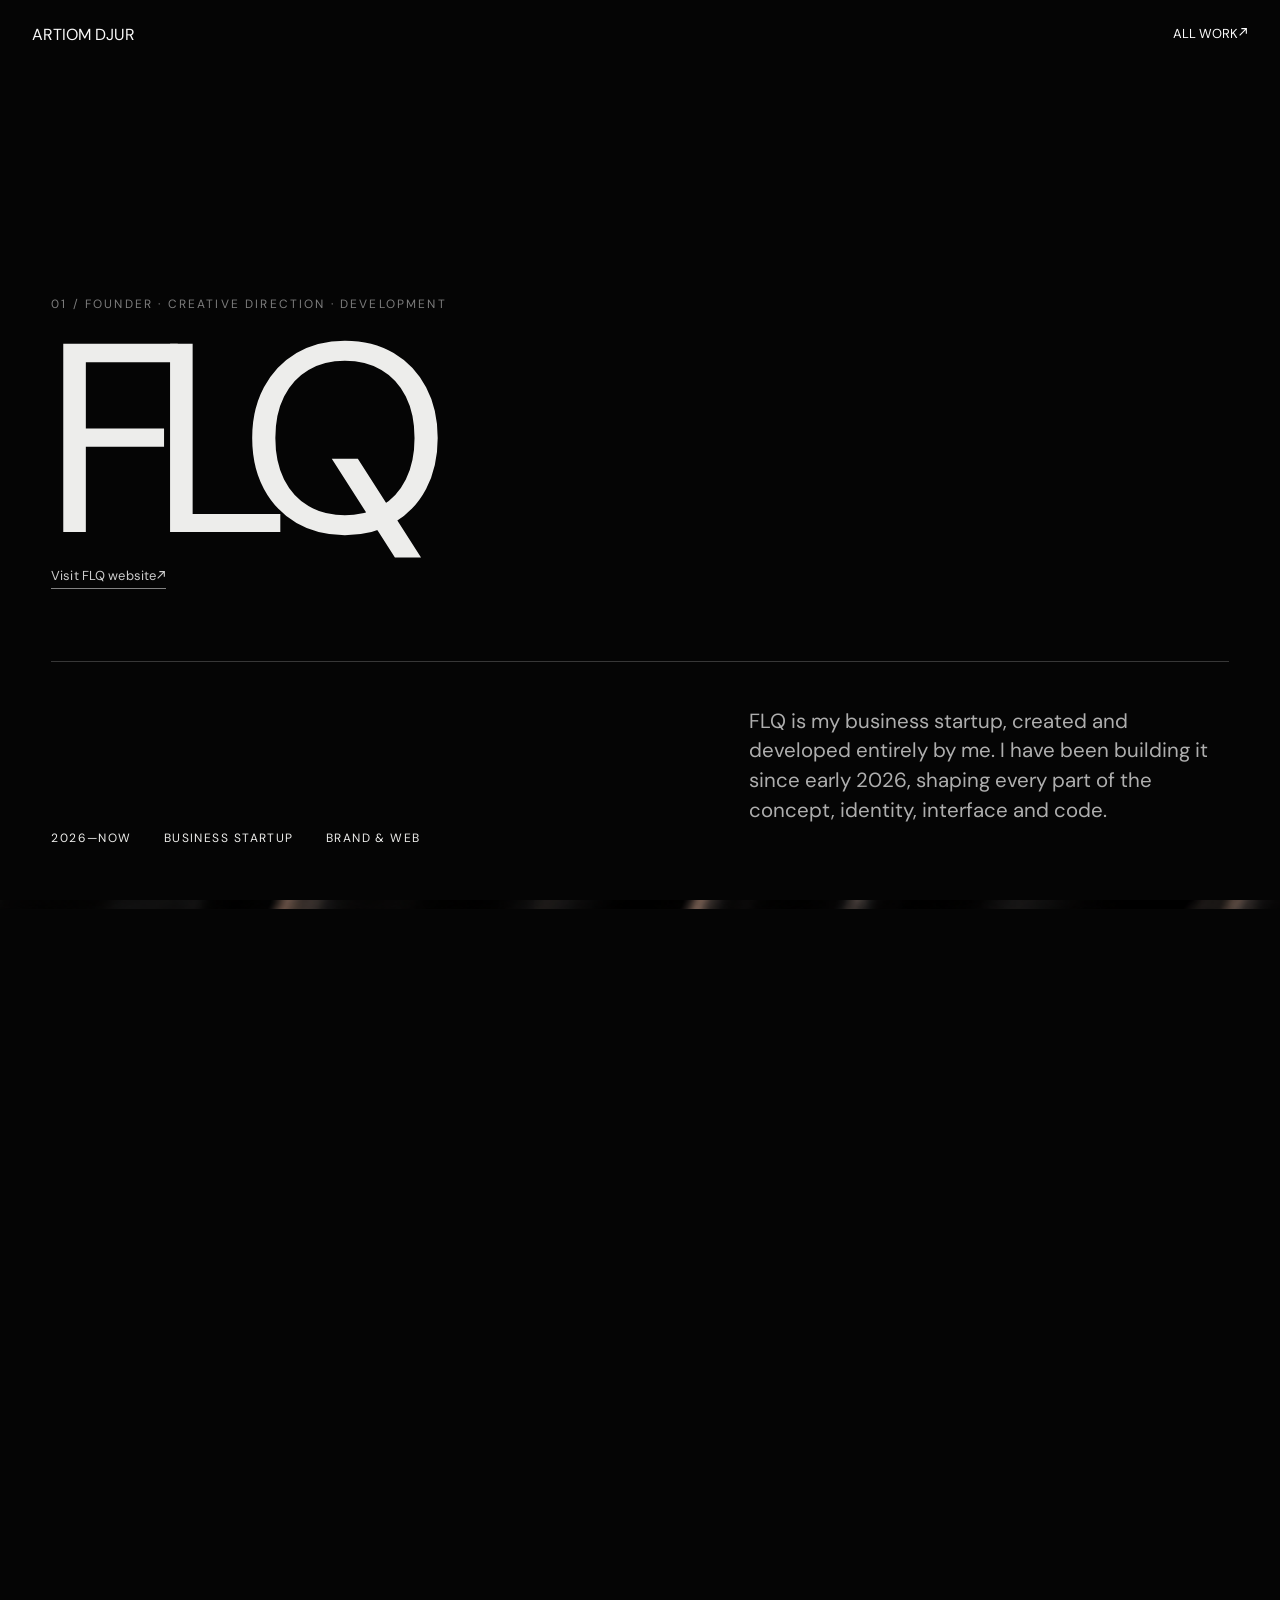
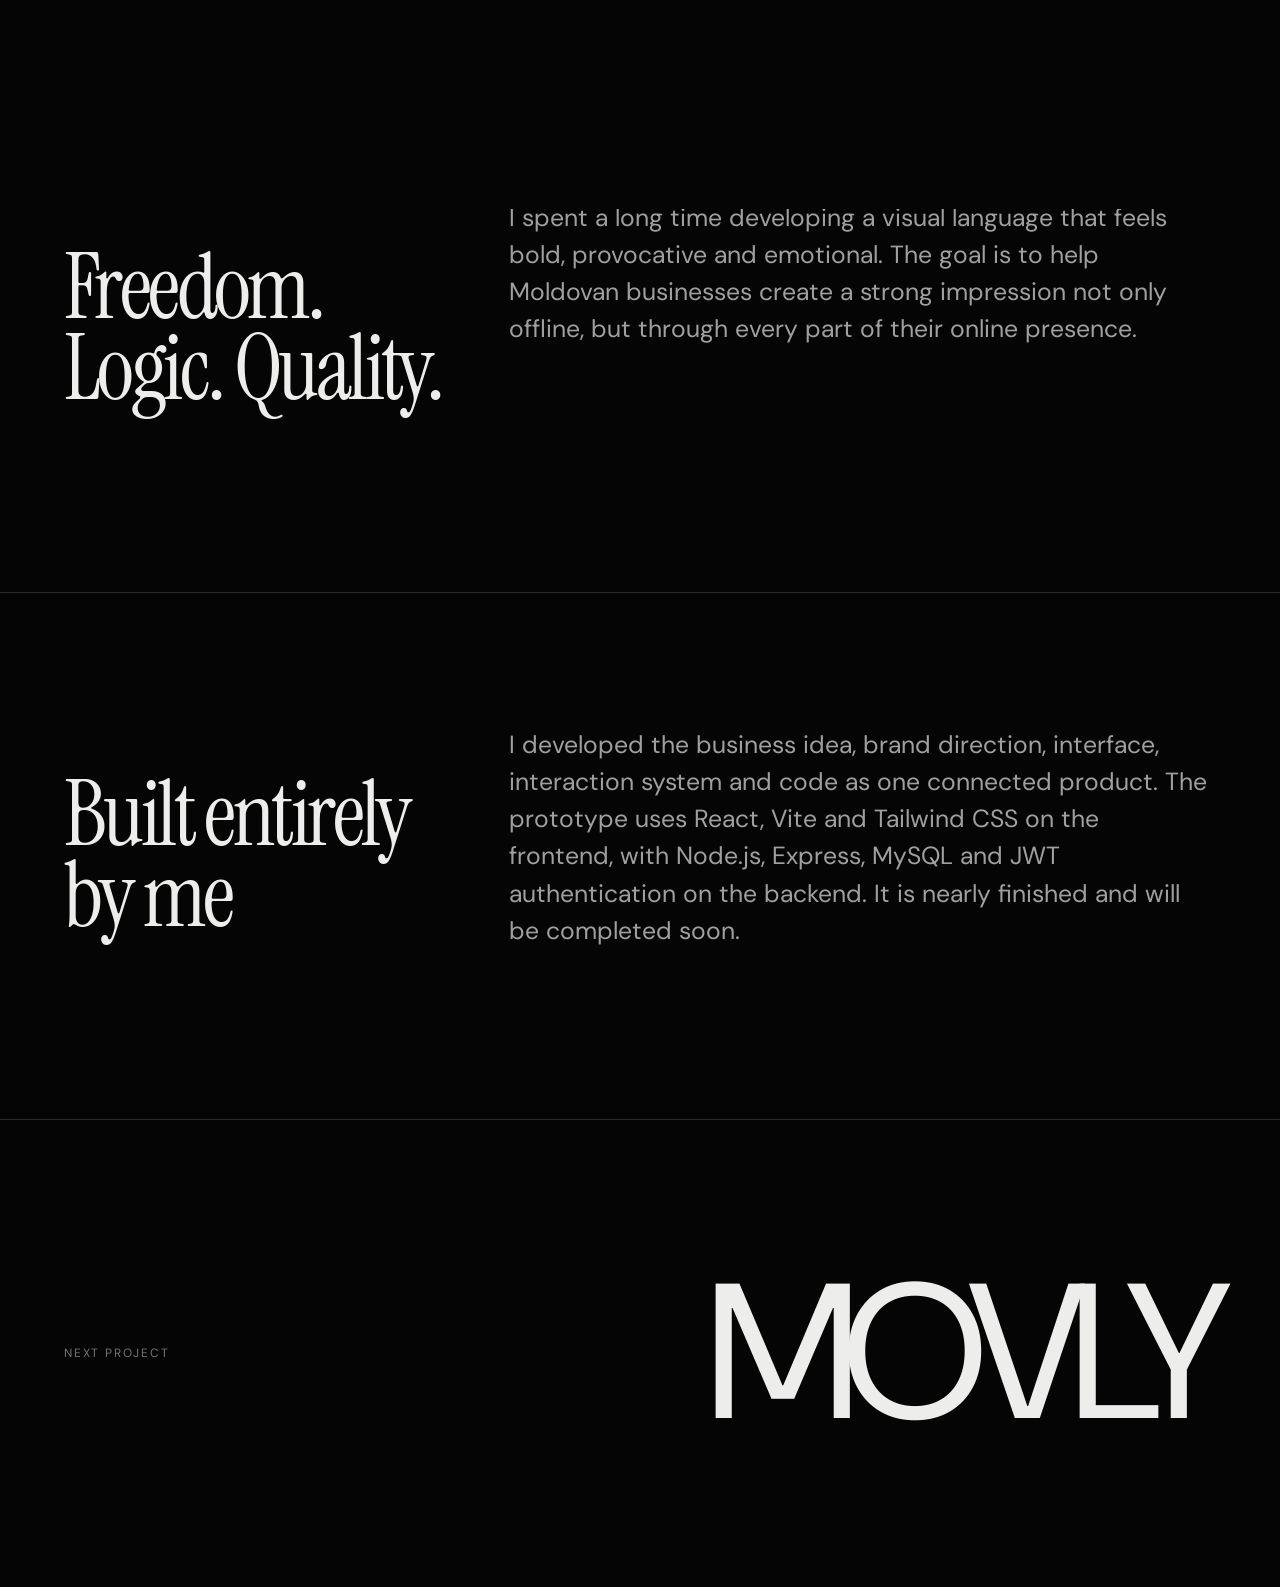
<file: flq.html>
<!doctype html>
<html lang="en">
<head>
  <meta charset="UTF-8" /><meta name="viewport" content="width=device-width, initial-scale=1.0" />
  <meta name="description" content="FLQ digital studio case study by Artiom Djur." />
  <title>FLQ — Artiom Djur</title>
  <link rel="preconnect" href="https://fonts.googleapis.com" /><link rel="preconnect" href="https://fonts.gstatic.com" crossorigin />
  <link href="https://fonts.googleapis.com/css2?family=DM+Sans:wght@400;500&family=Instrument+Serif:ital@0;1&display=swap" rel="stylesheet" />
  <link rel="stylesheet" href="motion.css" />
  <style>*{box-sizing:border-box}html{scroll-behavior:smooth}body{margin:0;font-family:"DM Sans",sans-serif}a{color:inherit;text-decoration:none}::selection{background:#78aef0;color:#050505}</style>
</head>
<body class="case-body" data-page="FLQ">
  <main class="case-shell">
    <nav class="case-nav"><a href="index.html">ARTIOM DJUR</a><a class="case-back" href="index.html#flq"><span>ALL WORK</span><span class="ui-arrow" aria-hidden="true"></span></a></nav>
    <section class="case-hero">
      <p class="case-kicker" data-reveal>01 / Founder · Creative direction · Development</p>
      <h1 class="case-title">FLQ</h1><a class="case-site-link text-link-with-icon" href="https://flq-studio.vercel.app" target="_blank" rel="noreferrer"><span>Visit FLQ website</span><span class="ui-arrow" aria-hidden="true"></span></a>
      <div class="case-summary" data-reveal><div class="case-meta"><span>2026—Now</span><span>Business startup</span><span>Brand &amp; web</span></div><p>FLQ is my business startup, created and developed entirely by me. I have been building it since early 2026, shaping every part of the concept, identity, interface and code.</p></div>
    </section>
    <section class="case-visual" aria-label="FLQ website on a laptop"><img src="assets/flq-detail-mockup.png" alt="FLQ website displayed on a laptop" data-parallax /></section>
    <section class="case-copy"><h2 data-reveal>Freedom.<br />Logic. Quality.</h2><p data-reveal>I spent a long time developing a visual language that feels bold, provocative and emotional. The goal is to help Moldovan businesses create a strong impression not only offline, but through every part of their online presence.</p></section>
    <section class="case-copy"><h2 data-reveal>Built entirely by me</h2><p data-reveal>I developed the business idea, brand direction, interface, interaction system and code as one connected product. The prototype uses React, Vite and Tailwind CSS on the frontend, with Node.js, Express, MySQL and JWT authentication on the backend. It is nearly finished and will be completed soon.</p></section>
    <a class="case-next" href="movly.html"><span>Next project</span><strong>MOVLY</strong></a>
  </main>
  <script src="motion.js"></script>
</body>
</html>
</file>
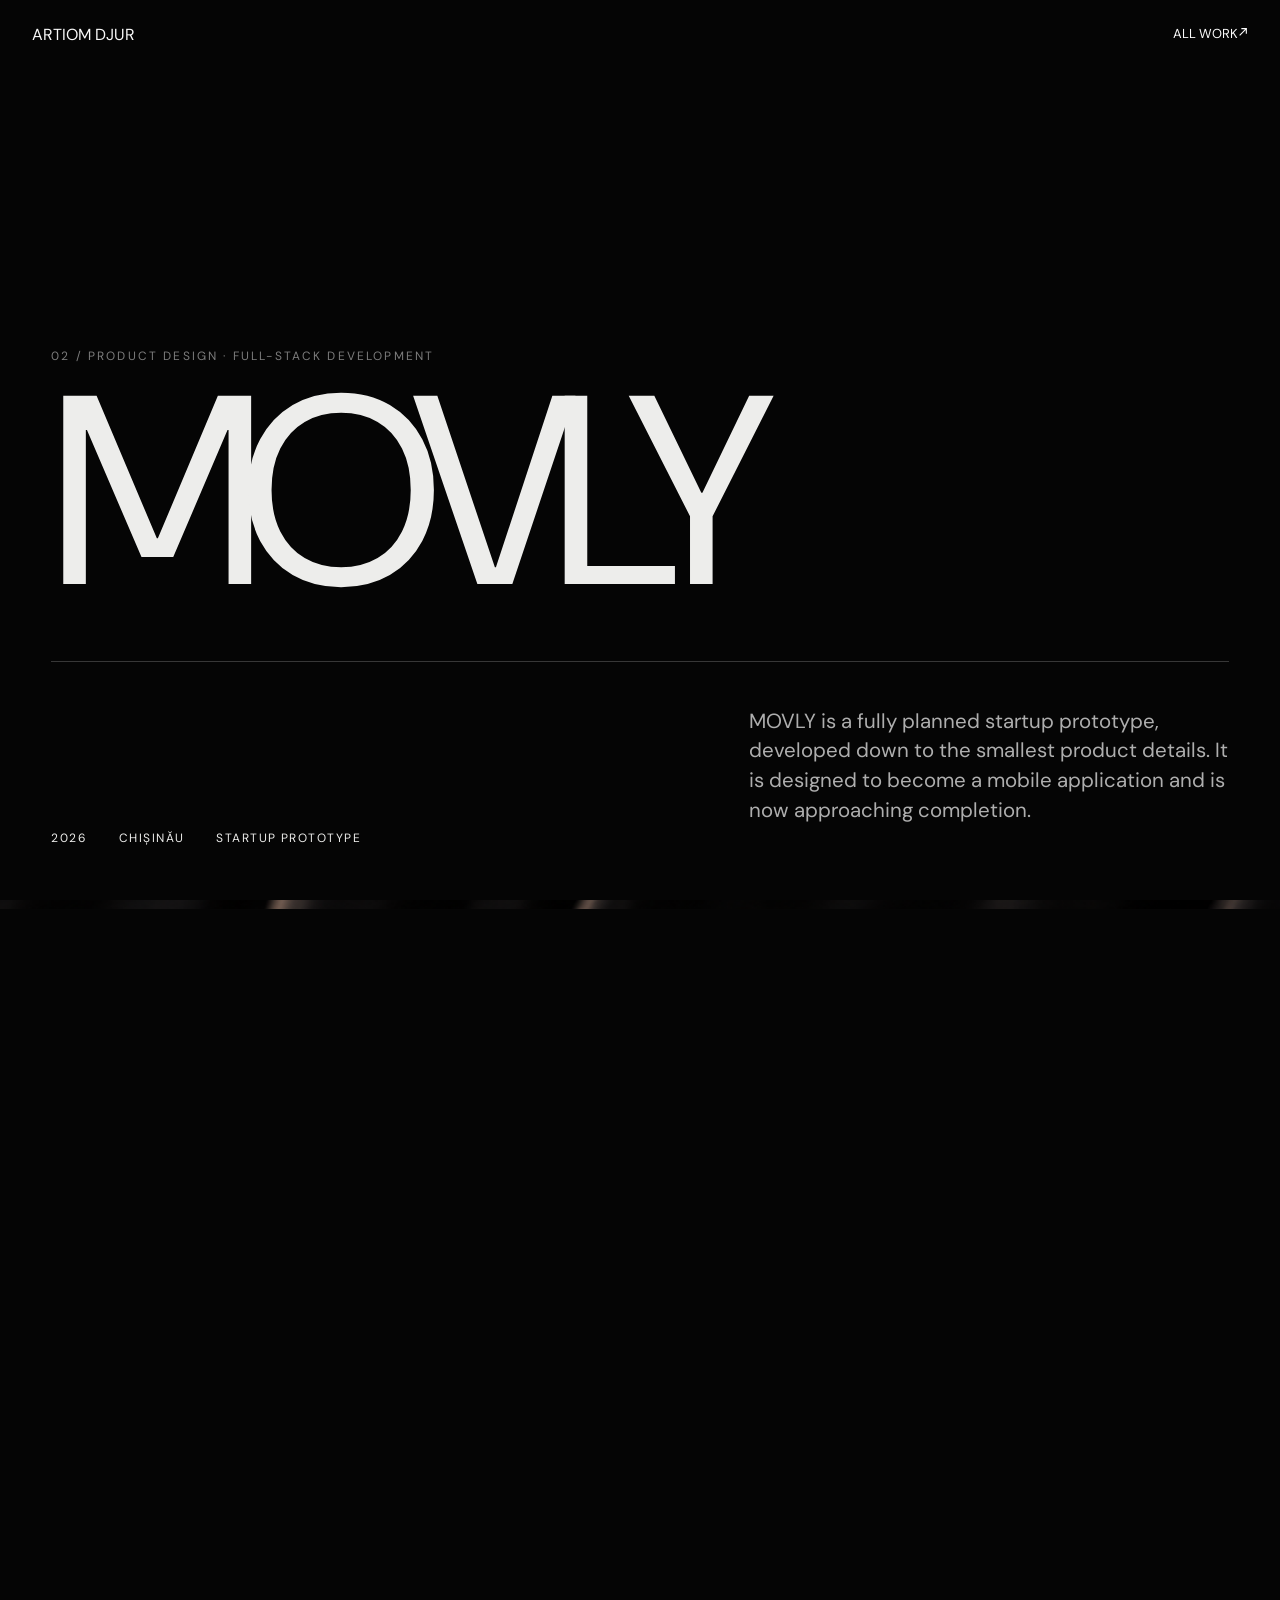
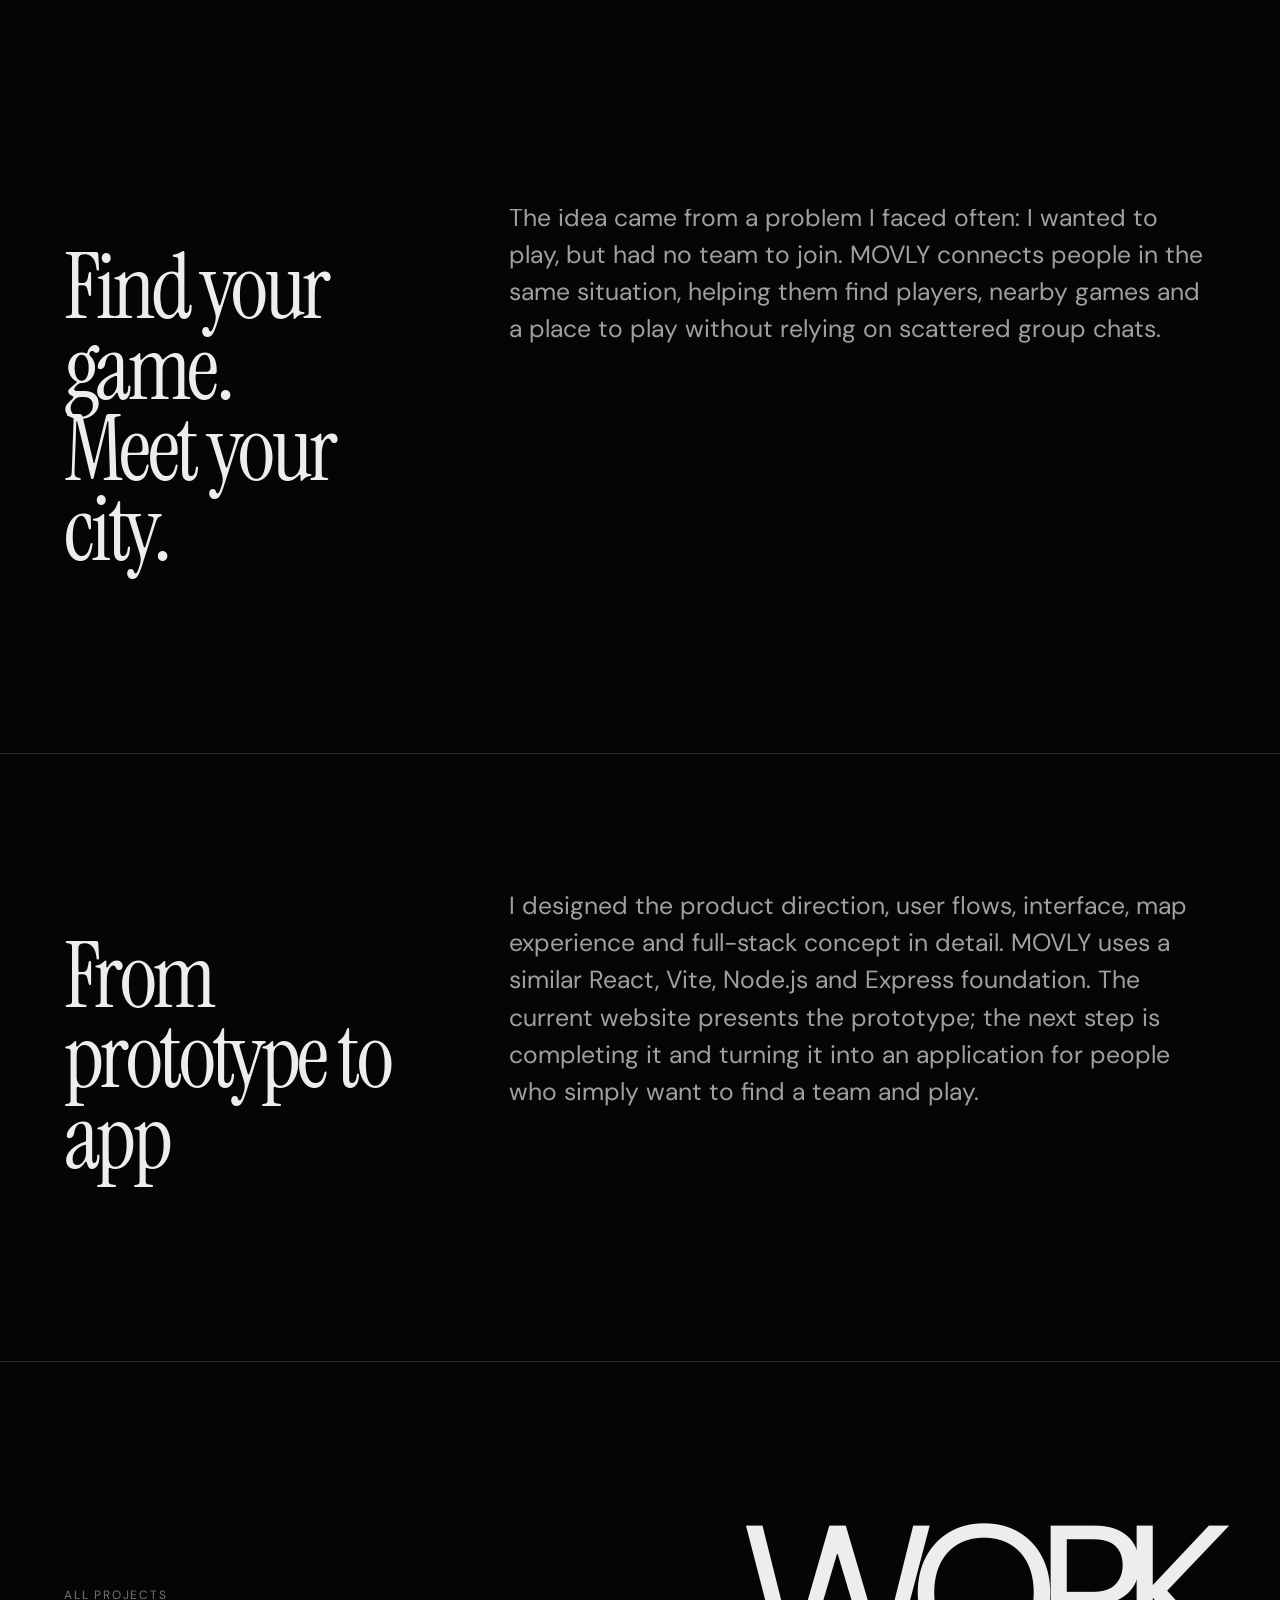
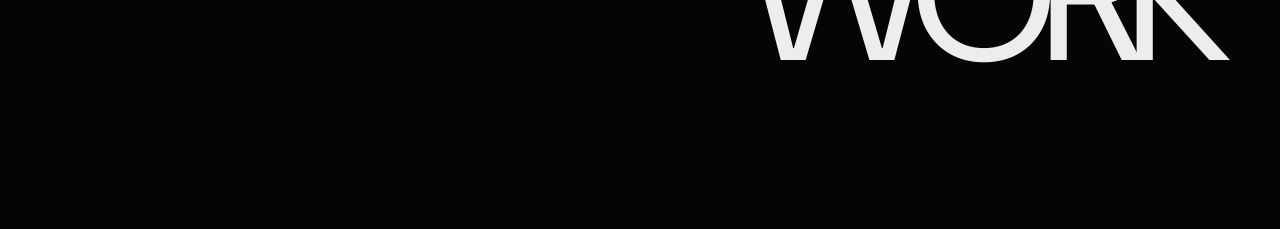
<file: movly.html>
<!doctype html>
<html lang="en">
<head>
  <meta charset="UTF-8" /><meta name="viewport" content="width=device-width, initial-scale=1.0" />
  <meta name="description" content="MOVLY — sports discovery platform case study by Artiom Djur." />
  <title>MOVLY — Artiom Djur</title>
  <link rel="preconnect" href="https://fonts.googleapis.com" /><link rel="preconnect" href="https://fonts.gstatic.com" crossorigin />
  <link href="https://fonts.googleapis.com/css2?family=DM+Sans:wght@400;500&family=Instrument+Serif:ital@0;1&display=swap" rel="stylesheet" />
  <link rel="stylesheet" href="motion.css" />
  <style>*{box-sizing:border-box}html{scroll-behavior:smooth}body{margin:0;font-family:"DM Sans",sans-serif}a{color:inherit;text-decoration:none}::selection{background:#78aef0;color:#050505}</style>
</head>
<body class="case-body" data-page="MOVLY">
  <main class="case-shell">
    <nav class="case-nav"><a href="index.html">ARTIOM DJUR</a><a class="case-back" href="index.html#movly"><span>ALL WORK</span><span class="ui-arrow" aria-hidden="true"></span></a></nav>
    <section class="case-hero">
      <p class="case-kicker" data-reveal>02 / Product design · Full-stack development</p>
      <h1 class="case-title">MOVLY</h1>
      <div class="case-summary" data-reveal><div class="case-meta"><span>2026</span><span>Chișinău</span><span>Startup prototype</span></div><p>MOVLY is a fully planned startup prototype, developed down to the smallest product details. It is designed to become a mobile application and is now approaching completion.</p></div>
    </section>
    <section class="case-visual" aria-label="MOVLY mobile application screens"><img src="assets/movly-detail-mockup.png" alt="MOVLY mobile application displayed on an iPhone" data-parallax /></section>
    <section class="case-copy"><h2 data-reveal>Find your game.<br />Meet your city.</h2><p data-reveal>The idea came from a problem I faced often: I wanted to play, but had no team to join. MOVLY connects people in the same situation, helping them find players, nearby games and a place to play without relying on scattered group chats.</p></section>
    <section class="case-copy"><h2 data-reveal>From prototype to app</h2><p data-reveal>I designed the product direction, user flows, interface, map experience and full-stack concept in detail. MOVLY uses a similar React, Vite, Node.js and Express foundation. The current website presents the prototype; the next step is completing it and turning it into an application for people who simply want to find a team and play.</p></section>
    <a class="case-next" href="index.html#flq"><span>All projects</span><strong>WORK</strong></a>
  </main>
  <script src="motion.js"></script>
</body>
</html>
</file>
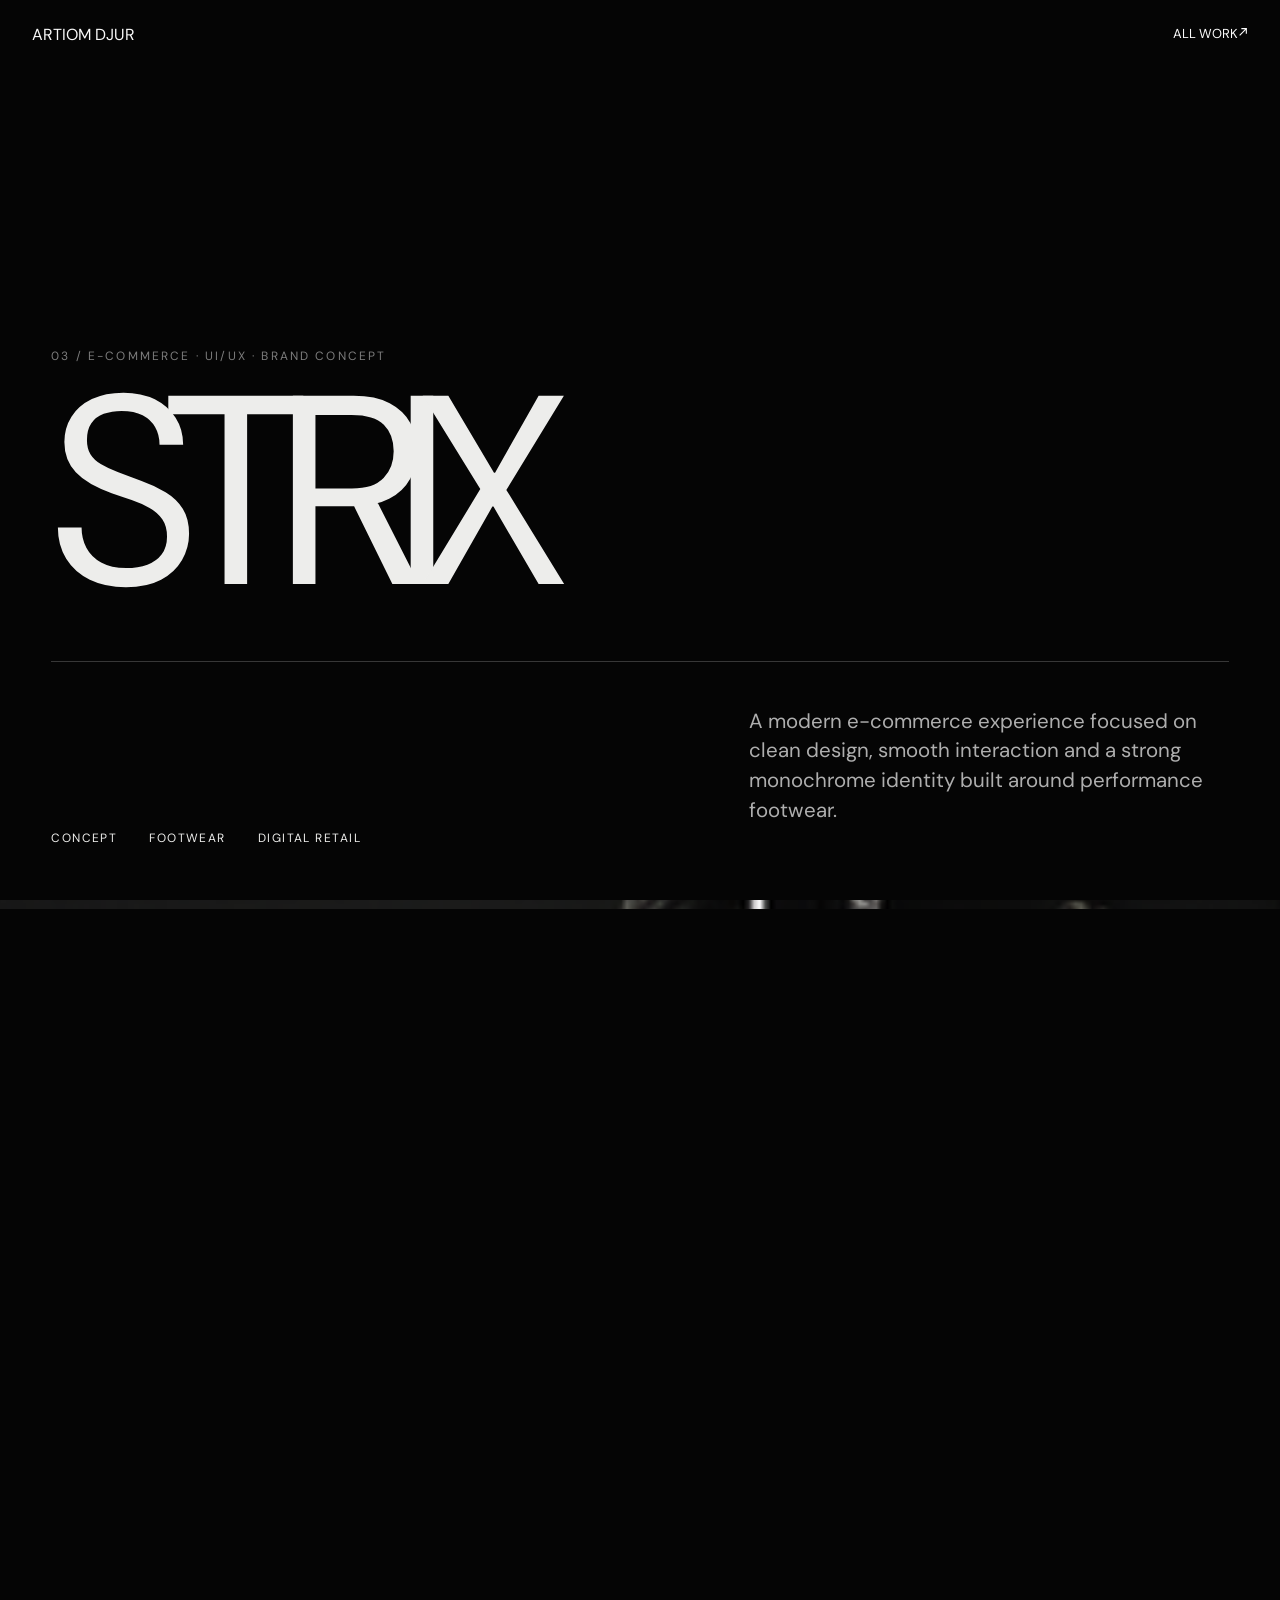
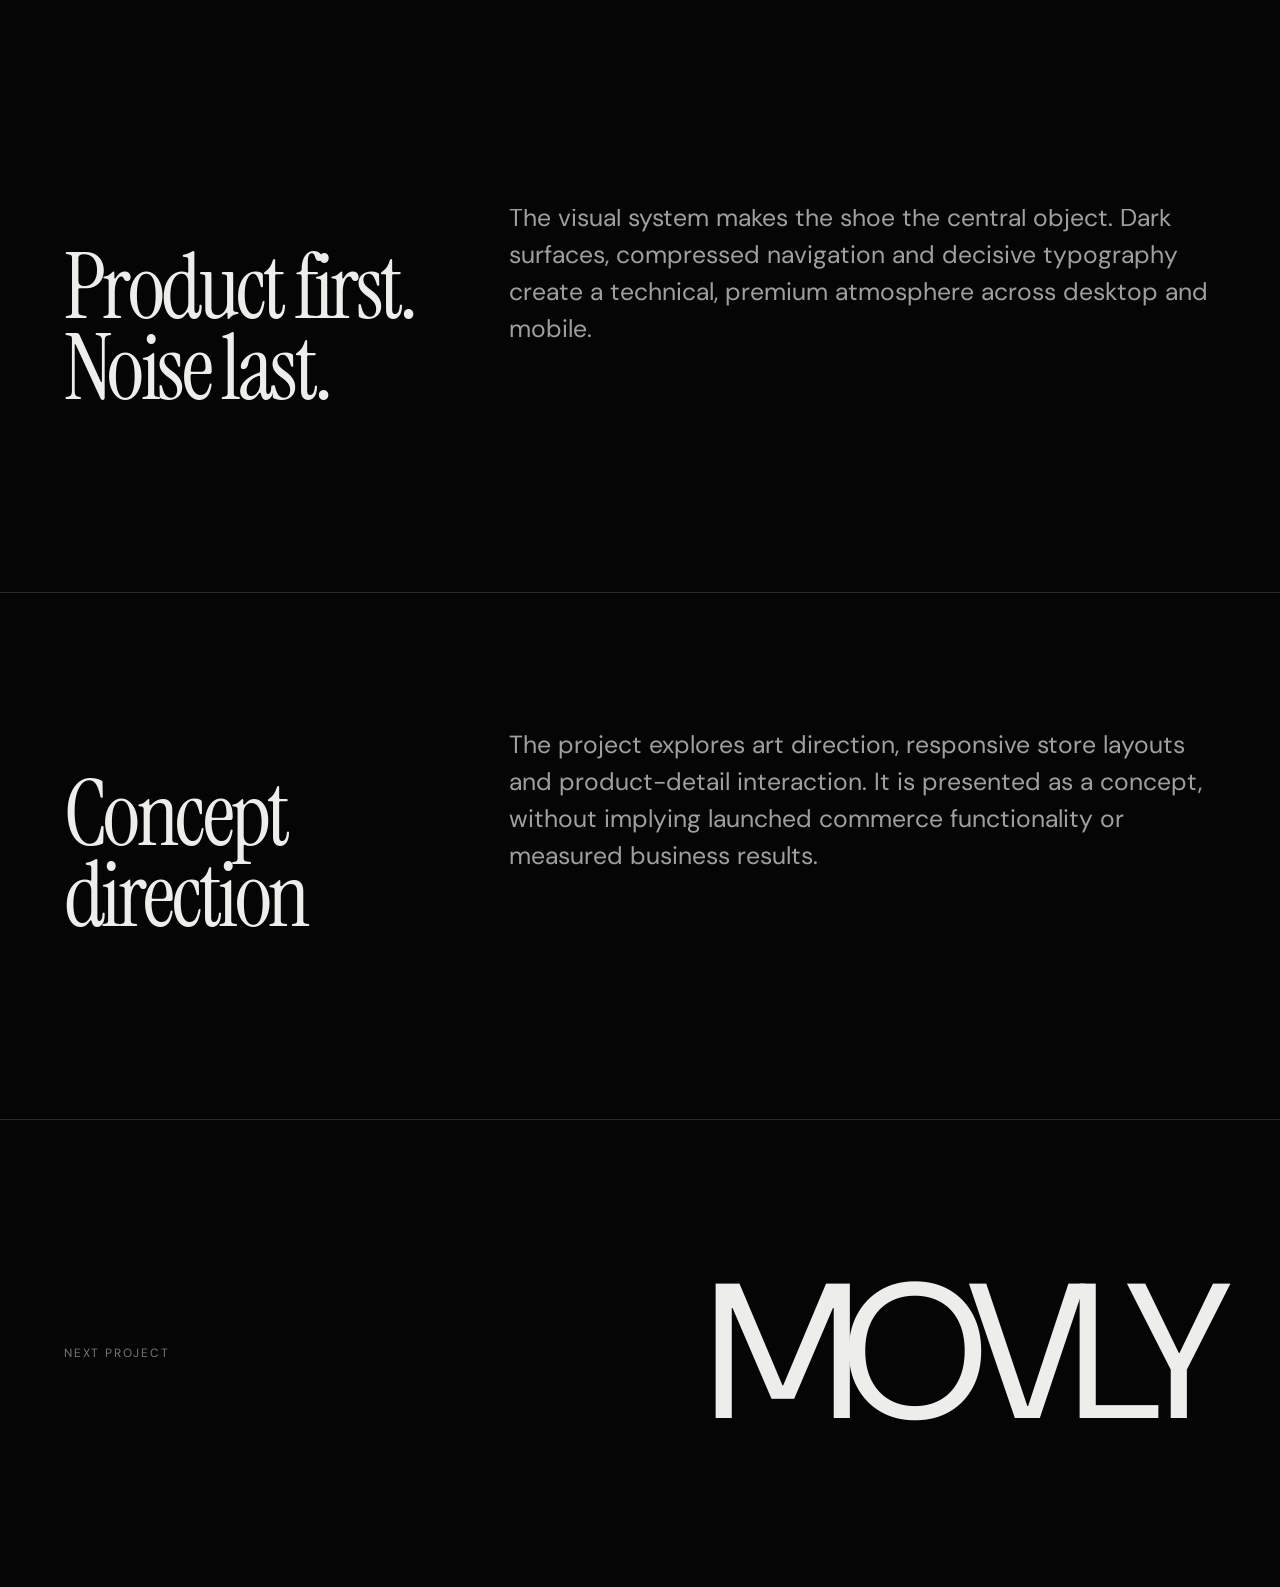
<file: strix.html>
<!doctype html>
<html lang="en">
<head>
  <meta charset="UTF-8" /><meta name="viewport" content="width=device-width, initial-scale=1.0" />
  <meta name="description" content="STRIX e-commerce concept by Artiom Djur." />
  <title>STRIX — Artiom Djur</title>
  <link rel="preconnect" href="https://fonts.googleapis.com" /><link rel="preconnect" href="https://fonts.gstatic.com" crossorigin />
  <link href="https://fonts.googleapis.com/css2?family=DM+Sans:wght@400;500&family=Instrument+Serif:ital@0;1&display=swap" rel="stylesheet" />
  <link rel="stylesheet" href="motion.css" />
  <style>*{box-sizing:border-box}html{scroll-behavior:smooth}body{margin:0;font-family:"DM Sans",sans-serif}a{color:inherit;text-decoration:none}::selection{background:#78aef0;color:#050505}</style>
</head>
<body class="case-body" data-page="STRIX">
  <main class="case-shell">
    <nav class="case-nav"><a href="index.html">ARTIOM DJUR</a><a class="case-back" href="index.html"><span>ALL WORK</span><span class="ui-arrow" aria-hidden="true"></span></a></nav>
    <section class="case-hero">
      <p class="case-kicker" data-reveal>03 / E-commerce · UI/UX · Brand concept</p>
      <h1 class="case-title">STRIX</h1>
      <div class="case-summary" data-reveal><div class="case-meta"><span>Concept</span><span>Footwear</span><span>Digital retail</span></div><p>A modern e-commerce experience focused on clean design, smooth interaction and a strong monochrome identity built around performance footwear.</p></div>
    </section>
    <section class="case-visual" aria-label="STRIX e-commerce concept screens"><img src="assets/strix-project.png" alt="STRIX e-commerce concept screens" data-parallax /></section>
    <section class="case-copy"><h2 data-reveal>Product first.<br />Noise last.</h2><p data-reveal>The visual system makes the shoe the central object. Dark surfaces, compressed navigation and decisive typography create a technical, premium atmosphere across desktop and mobile.</p></section>
    <section class="case-copy"><h2 data-reveal>Concept direction</h2><p data-reveal>The project explores art direction, responsive store layouts and product-detail interaction. It is presented as a concept, without implying launched commerce functionality or measured business results.</p></section>
    <a class="case-next" href="movly.html"><span>Next project</span><strong>MOVLY</strong></a>
  </main>
  <script src="motion.js"></script>
</body>
</html>
</file>
<file: motion.css>
.page-intro {
  position: fixed;
  inset: 0;
  z-index: 999;
  display: grid;
  place-items: center;
  overflow: hidden;
  background: #050505;
  color: #f5f3ed;
  pointer-events: none;
  animation: intro-leave 1s cubic-bezier(.76,0,.24,1) 1.15s forwards;
}

.page-intro::before {
  content: attr(data-label);
  position: absolute;
  left: 2vw;
  font: 500 clamp(8rem, 24vw, 24rem)/.8 "DM Sans", sans-serif;
  letter-spacing: -.08em;
  color: rgba(255,255,255,.035);
  white-space: nowrap;
}

.page-intro__word {
  position: relative;
  font: 400 clamp(3.5rem, 10vw, 9rem)/1 "DM Sans", sans-serif;
  letter-spacing: -.065em;
  animation: intro-word 1s cubic-bezier(.2,.8,.2,1) both;
}

.page-intro__dot,
.cursor-dot {
  width: 10px;
  height: 10px;
  border-radius: 50%;
  background: #fff;
}

.page-intro__dot {
  position: absolute;
  right: 4vw;
  bottom: 5vh;
  animation: dot-pulse .8s ease-in-out infinite alternate;
}

.page-cover {
  position: fixed;
  inset: 0;
  z-index: 998;
  background: #050505;
  transform: translateY(101%);
  transition: transform .72s cubic-bezier(.76,0,.24,1);
  pointer-events: none;
}

.page-cover.is-active { transform: translateY(0); }

.cursor-dot {
  position: fixed;
  z-index: 1000;
  left: 0;
  top: 0;
  opacity: 0;
  pointer-events: none;
  transform: translate3d(-50%,-50%,0);
  border: 1px solid transparent;
  mix-blend-mode: difference;
  transition: width .32s cubic-bezier(.2,.75,.2,1), height .32s cubic-bezier(.2,.75,.2,1), background-color .25s ease, border-color .25s ease, opacity .2s ease;
}

.cursor-dot.is-visible { opacity: .9; }
.cursor-dot.is-large { width: 34px; height: 34px; background: #fff; }
.cursor-dot.is-project { width: 68px; height: 68px; background: rgba(255,255,255,.12); border-color: rgba(255,255,255,.7); mix-blend-mode: normal; }

[data-reveal] {
  opacity: 0;
  transform: translateY(40px);
  transition: opacity .8s ease, transform .9s cubic-bezier(.2,.7,.2,1);
}

[data-reveal].is-visible { opacity: 1; transform: none; }

.project-image,
.case-visual {
  isolation: isolate;
}

.project-image::after,
.case-visual::after {
  content: "";
  position: absolute;
  inset: 0;
  z-index: 2;
  background: #0a0a09;
  transform-origin: right center;
  transform: scaleX(1);
  transition: transform 1s cubic-bezier(.76,0,.24,1);
  pointer-events: none;
}

.project-image.is-visible::after,
.case-visual.is-visible::after { transform: scaleX(0); }

.case-body { background: #050505; color: #ededeb; }
.case-shell { min-height: 100vh; overflow: clip; }
.case-nav { position: fixed; inset: 0 0 auto; z-index: 50; display: flex; align-items: center; justify-content: space-between; padding: 24px 32px; mix-blend-mode: difference; color: white; }
.case-back { border-bottom: 1px solid currentColor; padding-bottom: 3px; font-size: 13px; }
.text-link-with-icon { display: inline-flex; align-items: center; gap: .48em; }

/* Draw arrows instead of using Unicode glyphs: mobile Safari otherwise renders
   some of them as colored emoji. */
.ui-arrow {
  display: inline-block;
  width: .78em;
  height: .78em;
  flex: 0 0 auto;
  background: currentColor;
  -webkit-mask: url("data:image/svg+xml,%3Csvg xmlns='http://www.w3.org/2000/svg' viewBox='0 0 12 12'%3E%3Cpath d='M2 10 10 2M4 2h6v6' fill='none' stroke='black' stroke-width='1.35'/%3E%3C/svg%3E") center / contain no-repeat;
  mask: url("data:image/svg+xml,%3Csvg xmlns='http://www.w3.org/2000/svg' viewBox='0 0 12 12'%3E%3Cpath d='M2 10 10 2M4 2h6v6' fill='none' stroke='black' stroke-width='1.35'/%3E%3C/svg%3E") center / contain no-repeat;
  transition: transform .5s cubic-bezier(.2,.75,.2,1);
}

.ui-arrow--down {
  -webkit-mask-image: url("data:image/svg+xml,%3Csvg xmlns='http://www.w3.org/2000/svg' viewBox='0 0 12 12'%3E%3Cpath d='M6 1.5v9M2.5 7 6 10.5 9.5 7' fill='none' stroke='black' stroke-width='1.35'/%3E%3C/svg%3E");
  mask-image: url("data:image/svg+xml,%3Csvg xmlns='http://www.w3.org/2000/svg' viewBox='0 0 12 12'%3E%3Cpath d='M6 1.5v9M2.5 7 6 10.5 9.5 7' fill='none' stroke='black' stroke-width='1.35'/%3E%3C/svg%3E");
}
.case-hero { min-height: 100vh; display: flex; flex-direction: column; justify-content: flex-end; padding: 12vh 4vw 6vh; position: relative; }
.case-kicker { font-size: 12px; letter-spacing: .18em; text-transform: uppercase; color: rgba(255,255,255,.48); }
.case-title { margin: 20px 0 0; font: 400 clamp(6rem, 21vw, 20rem)/.72 "DM Sans", sans-serif; letter-spacing: -.09em; text-transform: uppercase; }
.case-site-link { display: inline-block; width: fit-content; margin-top: 30px; padding-bottom: 4px; border-bottom: 1px solid rgba(255,255,255,.5); color: rgba(255,255,255,.8); font-size: 13px; letter-spacing: .01em; text-decoration: none; transition: letter-spacing .45s cubic-bezier(.2,.75,.2,1), color .3s ease; }
.case-site-link:hover, .case-site-link:focus-visible { color: #fff; letter-spacing: .09em; }
.case-summary { display: grid; grid-template-columns: 1fr minmax(280px, 480px); gap: 4rem; align-items: end; margin-top: 8vh; padding-top: 24px; border-top: 1px solid rgba(255,255,255,.2); }
.case-summary p { font-size: clamp(1rem,1.6vw,1.35rem); line-height: 1.45; color: rgba(255,255,255,.68); }
.case-meta { display: flex; gap: 2rem; font-size: 12px; text-transform: uppercase; letter-spacing: .12em; }
.case-visual { position: relative; min-height: 85vh; overflow: hidden; background: #111; }
.case-visual img { position: absolute; inset: -8%; width: 116%; height: 116%; object-fit: cover; will-change: transform; }
.case-visual--reference { background-repeat: no-repeat; background-size: 164% auto; background-position-x: right; }
.case-visual--movly { background-image: url('assets/portfolio-reference.png'); background-position-y: 59%; }
.case-visual--strix { background-image: url('assets/portfolio-reference.png'); background-position-y: 90%; }
.case-copy { display: grid; grid-template-columns: .7fr 1.3fr; gap: 5vw; padding: 12vh 5vw; border-top: 1px solid rgba(255,255,255,.15); }
.case-copy h2 { font: 400 clamp(3rem,7vw,7rem)/.9 "Instrument Serif", serif; letter-spacing: -.04em; }
.case-copy p { max-width: 700px; font-size: clamp(1.1rem,2vw,1.55rem); line-height: 1.5; color: rgba(255,255,255,.62); }
.case-next { display: flex; align-items: center; justify-content: space-between; min-height: 52vh; padding: 5vw; border-top: 1px solid rgba(255,255,255,.15); color: inherit; }
.case-next span { font-size: 12px; text-transform: uppercase; letter-spacing: .15em; color: rgba(255,255,255,.45); }
.case-next strong { font: 400 clamp(5rem,15vw,14rem)/.75 "DM Sans",sans-serif; letter-spacing: -.08em; transition: letter-spacing .5s cubic-bezier(.2,.75,.2,1); }
.case-next:hover strong, .case-next:focus-visible strong { letter-spacing: -.015em; }

/* Precise, restrained hover language shared by the portfolio and case studies. */
header nav a,
.case-nav > a,
#contact .grid a,
#home a.border-b {
  background-image: linear-gradient(currentColor,currentColor);
  background-position: 0 100%;
  background-repeat: no-repeat;
  background-size: 0 1px;
  transition: background-size .48s cubic-bezier(.2,.75,.2,1), opacity .25s ease;
}

header nav a:hover,
header nav a:focus-visible,
.case-nav > a:hover,
.case-nav > a:focus-visible,
#contact .grid a:hover,
#contact .grid a:focus-visible,
#home a.border-b:hover,
#home a.border-b:focus-visible {
  background-size: 100% 1px;
}

/* The opening screen carries the strongest interaction signature. */
.site-brand {
  transition: letter-spacing .5s cubic-bezier(.2,.75,.2,1), transform .5s cubic-bezier(.2,.75,.2,1), opacity .25s ease;
}

.site-brand:hover,
.site-brand:focus-visible {
  letter-spacing: .075em;
  transform: translateX(4px);
}

.site-header .nav-link {
  position: relative;
  display: block;
  overflow: hidden;
  padding-block: 4px;
  color: transparent;
  background-image: none;
  line-height: 1.2;
}

.site-header .nav-link::before,
.site-header .nav-link::after {
  content: attr(data-label);
  position: absolute;
  left: 0;
  top: 4px;
  color: #fff;
  transition: transform .52s cubic-bezier(.2,.75,.2,1), opacity .35s ease;
}

.site-header .nav-link::after {
  opacity: .58;
  transform: translateY(145%) skewY(7deg);
}

.site-header .nav-link:hover::before,
.site-header .nav-link:focus-visible::before {
  opacity: .5;
  transform: translateY(-145%) skewY(-7deg);
}

.site-header .nav-link:hover::after,
.site-header .nav-link:focus-visible::after {
  opacity: 1;
  transform: translateY(0) skewY(0);
}

.header-cta,
.hero-primary,
.hero-secondary,
.hero-cv {
  display: inline-flex;
  align-items: center;
  gap: .55em;
}

.header-cta .cta-arrow,
.hero-primary .cta-arrow,
.hero-secondary .secondary-arrow,
.hero-cv .download-arrow {
  display: inline-block;
  transition: transform .5s cubic-bezier(.2,.75,.2,1);
}

.header-cta:hover .cta-arrow,
.header-cta:focus-visible .cta-arrow,
.hero-primary:hover .cta-arrow,
.hero-primary:focus-visible .cta-arrow {
  transform: translate(4px,-4px);
}

.hero-primary {
  position: relative;
  isolation: isolate;
  overflow: hidden;
}

.hero-primary::before {
  content: "";
  position: absolute;
  inset: 0;
  z-index: -1;
  border-radius: inherit;
  background: #f5f3ed;
  transform: translateX(-103%);
  transition: transform .62s cubic-bezier(.76,0,.24,1);
}

.hero-primary:hover,
.hero-primary:focus-visible {
  color: #080808;
  box-shadow: 0 16px 38px rgba(0,0,0,.22);
}

.hero-primary:hover::before,
.hero-primary:focus-visible::before { transform: translateX(0); }

.hero-secondary {
  transition: gap .45s cubic-bezier(.2,.75,.2,1), letter-spacing .45s ease, border-color .35s ease, transform .45s cubic-bezier(.2,.75,.2,1);
}

.hero-secondary:hover,
.hero-secondary:focus-visible {
  gap: .9em;
  letter-spacing: .025em;
  transform: translateY(-2px);
}

.hero-secondary:hover .secondary-arrow,
.hero-secondary:focus-visible .secondary-arrow { transform: translateY(4px); }

.hero-cv {
  transition: background-color .35s ease, color .35s ease, transform .45s cubic-bezier(.2,.75,.2,1), box-shadow .35s ease;
}

.hero-cv:hover,
.hero-cv:focus-visible {
  background: #080808;
  color: #fff;
  transform: translateY(-3px);
  box-shadow: 0 14px 32px rgba(0,0,0,.16);
}

.hero-cv:hover .download-arrow,
.hero-cv:focus-visible .download-arrow { transform: translateY(4px); }

.site-header > *,
.hero-actions {
  animation: opening-controls-in .9s cubic-bezier(.2,.75,.2,1) both;
}

.site-header nav { animation-delay: .08s; }
.site-header .header-cta { animation-delay: .16s; }
.hero-actions { animation-delay: .28s; }

.case-back { border-bottom: 0; }

header > a.rounded-full,
#home a.rounded-full,
#contact a.rounded-full,
.case-site-link {
  transition: transform .45s cubic-bezier(.2,.75,.2,1), box-shadow .45s ease, background-color .3s ease, color .3s ease, letter-spacing .45s cubic-bezier(.2,.75,.2,1);
  will-change: transform;
}

header > a.rounded-full:hover,
header > a.rounded-full:focus-visible,
#home a.rounded-full:hover,
#home a.rounded-full:focus-visible,
#contact a.rounded-full:hover,
#contact a.rounded-full:focus-visible {
  transform: translate3d(var(--magnetic-x,0),calc(var(--magnetic-y,0) - 3px),0);
  box-shadow: 0 14px 34px rgba(0,0,0,.18);
}

.magnetic { transform: translate3d(var(--magnetic-x,0),var(--magnetic-y,0),0); }

.scene-progress .section-dot:hover,
.scene-progress .section-dot:focus-visible {
  opacity: 1;
  transform: scale(2.6);
}

#skills [data-reveal] > div {
  transition: transform .5s cubic-bezier(.2,.75,.2,1), background-color .4s ease;
}

#skills [data-reveal] > div:hover {
  z-index: 1;
  transform: translateY(-8px);
  background: #ebe7de;
}

#skills [data-reveal] > div > p:first-child {
  transition: transform .45s cubic-bezier(.2,.75,.2,1), letter-spacing .45s ease;
}

#skills [data-reveal] > div:hover > p:first-child {
  transform: translateX(6px);
  letter-spacing: .035em;
}

body .project-frame {
  --spot-x: 50%;
  --spot-y: 50%;
  transition: transform .7s cubic-bezier(.2,.75,.2,1), box-shadow .7s ease;
  will-change: transform;
}

body .project-frame:hover,
body .project-frame:focus-visible {
  transform: translateY(-7px);
  box-shadow: 0 28px 70px rgba(0,0,0,.42);
}

body .project-frame::after {
  background:
    radial-gradient(circle at var(--spot-x) var(--spot-y),rgba(255,255,255,.16),transparent 27%),
    linear-gradient(to top,rgba(0,0,0,.42),transparent 38%);
}

body .project-frame:hover img,
body .project-frame:focus-visible img {
  transform: scale(1.045);
  filter: brightness(.88) saturate(1.04);
}

.project-frame-label {
  position: absolute;
  right: 22px;
  bottom: 18px;
  z-index: 3;
  display: inline-flex;
  align-items: center;
  gap: .55em;
  color: #fff;
  font-size: 12px;
  letter-spacing: .02em;
  opacity: 0;
  transform: translateY(10px);
  transition: opacity .35s ease, transform .45s cubic-bezier(.2,.75,.2,1);
}

body .project-frame:hover .project-frame-label,
body .project-frame:focus-visible .project-frame-label {
  opacity: 1;
  transform: none;
}

.project-scene:has(.project-frame:hover) .project-title-link,
.project-scene:has(.project-frame:focus-visible) .project-title-link {
  letter-spacing: .025em;
}

.case-next {
  position: relative;
  isolation: isolate;
  overflow: hidden;
}

.case-next::before {
  content: "";
  position: absolute;
  inset: 0;
  z-index: -1;
  background: #f5f3ed;
  transform: translateY(101%);
  transition: transform .75s cubic-bezier(.76,0,.24,1);
}

.case-next:hover,
.case-next:focus-visible { color: #080808; }
.case-next:hover::before,
.case-next:focus-visible::before { transform: translateY(0); }
.case-next:hover span,
.case-next:focus-visible span { color: rgba(0,0,0,.5); }
.case-next strong { transition: letter-spacing .5s cubic-bezier(.2,.75,.2,1), transform .6s cubic-bezier(.2,.75,.2,1); }
.case-next:hover strong,
.case-next:focus-visible strong { transform: translateX(-1vw); }

@keyframes intro-word { from { opacity: 0; transform: translateX(-8vw); } to { opacity: 1; transform: none; } }
@keyframes intro-leave { to { transform: translateY(-101%); visibility: hidden; } }
@keyframes dot-pulse { to { opacity: .25; transform: scale(.65); } }
@keyframes opening-controls-in { from { opacity: 0; transform: translateY(-14px); } to { opacity: 1; transform: none; } }

@media (max-width: 760px) {
  .cursor-dot { display: none; }
  .case-nav { padding: 20px; }
  .case-nav > a { display: inline-flex; align-items: center; gap: .42em; }
  .case-hero { min-height: 88vh; padding: 100px 20px 40px; }
  .case-title { font-size: clamp(4.5rem, 25vw, 8rem); }
  .case-summary { grid-template-columns: 1fr; gap: 2rem; }
  .case-meta { flex-wrap: wrap; gap: 1rem; }
  .case-visual { min-height: 52vh; }
  .case-visual--reference { background-size: 200% auto; }
  .case-visual--movly { background-position-y: 66%; }
  .case-visual--strix { background-position-y: 100%; }
  .case-copy { grid-template-columns: 1fr; padding: 80px 20px; }
  .case-next { min-height: 38vh; padding: 40px 20px; }
  .site-header { height: 70px; padding-inline: 20px; }
  .header-cta { padding: .62rem .95rem; font-size: .78rem; }
  .hero-actions { column-gap: 1rem; }
  .ui-arrow { width: .72em; height: .72em; }
}

@media (hover: none) {
  .project-frame-label { opacity: 1; transform: none; }
  body .project-frame::after { opacity: .5; }
}

@media (prefers-reduced-motion: reduce) {
  .page-intro { animation-duration: .01s; animation-delay: .01s; }
  .page-intro__word, .page-intro__dot { animation: none; }
  [data-reveal] { opacity: 1; transform: none; transition: none; }
  .project-image::after, .case-visual::after { display: none; }
  .cursor-dot { display: none; }
  .magnetic,
  body .project-frame,
  body .project-frame:hover,
  body .project-frame:focus-visible,
  #skills [data-reveal] > div,
  #skills [data-reveal] > div:hover,
  .case-next strong { transform: none; transition: none; }
  .case-next::before { display: none; }
  .site-header > *,
  .hero-actions { animation: none; }
  .site-header .nav-link::before,
  .site-header .nav-link::after,
  .hero-primary::before { transition: none; }
}
</file>
